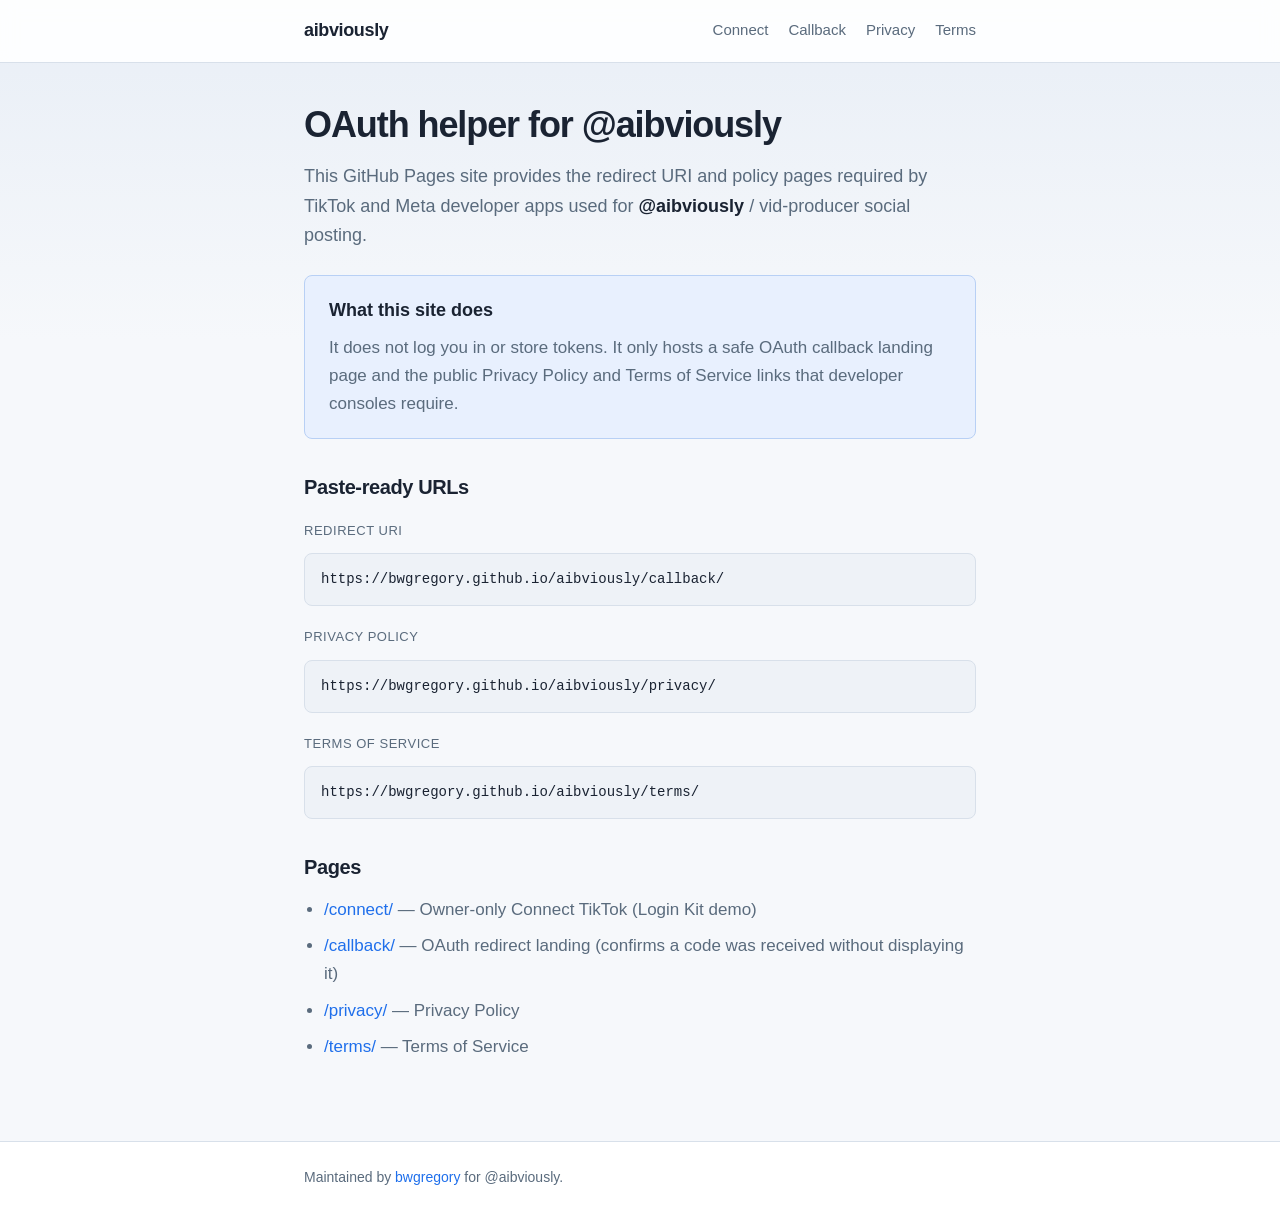
<file: index.html>
<!DOCTYPE html>
<html lang="en">
<head>
  <meta charset="utf-8">
  <meta name="viewport" content="width=device-width, initial-scale=1">
  <title>aibviously — OAuth helper</title>
  <meta name="description" content="OAuth redirect and policy pages for @aibviously / TikTok and Meta developer apps.">
  <meta name="tiktok-developers-site-verification" content="p75dbw33ALm0yWHKEszFPL7tuktG5Nme" />
  <link rel="stylesheet" href="styles.css">
</head>
<body>
  <header class="site-header">
    <div class="site-header__inner">
      <a class="brand" href="./">aibviously</a>
      <nav class="nav" aria-label="Primary">
        <a href="./connect/">Connect</a>
        <a href="./callback/">Callback</a>
        <a href="./privacy/">Privacy</a>
        <a href="./terms/">Terms</a>
      </nav>
    </div>
  </header>

  <main class="main">
    <h1>OAuth helper for @aibviously</h1>
    <p class="lead">
      This GitHub Pages site provides the redirect URI and policy pages required by
      TikTok and Meta developer apps used for <strong>@aibviously</strong> /
      vid-producer social posting.
    </p>

    <div class="card card--info">
      <p class="status-title">What this site does</p>
      <p style="margin:0">
        It does not log you in or store tokens. It only hosts a safe OAuth callback
        landing page and the public Privacy Policy and Terms of Service links that
        developer consoles require.
      </p>
    </div>

    <h2>Paste-ready URLs</h2>
    <ul class="url-list">
      <li>
        <span class="label">Redirect URI</span>
        <div class="code-block">https://bwgregory.github.io/aibviously/callback/</div>
      </li>
      <li>
        <span class="label">Privacy Policy</span>
        <div class="code-block">https://bwgregory.github.io/aibviously/privacy/</div>
      </li>
      <li>
        <span class="label">Terms of Service</span>
        <div class="code-block">https://bwgregory.github.io/aibviously/terms/</div>
      </li>
    </ul>

    <h2>Pages</h2>
    <ul>
      <li><a href="./connect/">/connect/</a> — Owner-only Connect TikTok (Login Kit demo)</li>
      <li><a href="./callback/">/callback/</a> — OAuth redirect landing (confirms a code was received without displaying it)</li>
      <li><a href="./privacy/">/privacy/</a> — Privacy Policy</li>
      <li><a href="./terms/">/terms/</a> — Terms of Service</li>
    </ul>
  </main>

  <footer class="site-footer">
    <div class="site-footer__inner">
      <p>Maintained by <a href="mailto:bwgregory@gmail.com">bwgregory</a> for @aibviously.</p>
    </div>
  </footer>
</body>
</html>
</file>
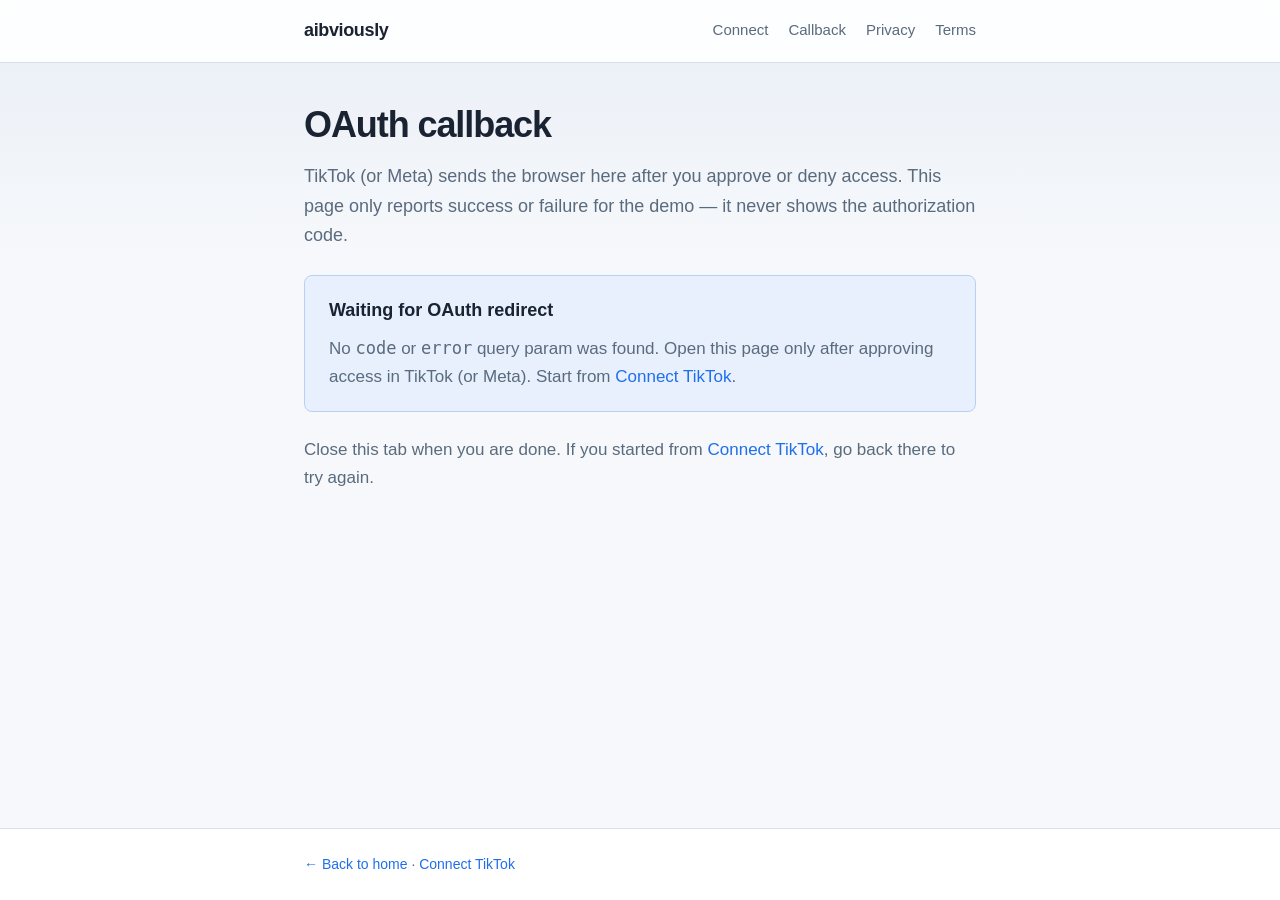
<file: callback/index.html>
<!DOCTYPE html>
<html lang="en">
<head>
  <meta charset="utf-8">
  <meta name="viewport" content="width=device-width, initial-scale=1">
  <title>OAuth callback — aibviously</title>
  <meta name="description" content="OAuth redirect landing for @aibviously. Confirms authorization without exposing the code.">
  <meta name="robots" content="noindex, nofollow">
  <link rel="stylesheet" href="../styles.css">
</head>
<body>
  <header class="site-header">
    <div class="site-header__inner">
      <a class="brand" href="../">aibviously</a>
      <nav class="nav" aria-label="Primary">
        <a href="../connect/">Connect</a>
        <a href="./">Callback</a>
        <a href="../privacy/">Privacy</a>
        <a href="../terms/">Terms</a>
      </nav>
    </div>
  </header>

  <main class="main">
    <h1>OAuth callback</h1>
    <p class="lead">
      TikTok (or Meta) sends the browser here after you approve or deny access.
      This page only reports success or failure for the demo — it never shows the
      authorization code.
    </p>

    <div id="status" class="card card--info" role="status" aria-live="polite">
      <p class="status-title">Checking redirect…</p>
      <p style="margin:0">Looking for an authorization response in the URL.</p>
    </div>

    <p>
      Close this tab when you are done. If you started from
      <a href="../connect/">Connect TikTok</a>, go back there to try again.
    </p>
  </main>

  <footer class="site-footer">
    <div class="site-footer__inner">
      <p><a href="../">← Back to home</a> · <a href="../connect/">Connect TikTok</a></p>
    </div>
  </footer>

  <script>
    (function () {
      var statusEl = document.getElementById("status");
      var params = new URLSearchParams(window.location.search);
      var hasCode = params.has("code") && String(params.get("code") || "").length > 0;
      var hasError = params.has("error");
      var errorDesc = params.get("error_description") || params.get("error") || "";

      // Intentionally do not read, stringify, or log the code value.
      if (hasCode) {
        statusEl.className = "card card--success";
        statusEl.innerHTML =
          '<p class="status-title status-title--success">Connected successfully</p>' +
          "<p style=\"margin:0\">TikTok returned an authorization code. For this " +
          "API-only demo that means the owner approve step worked. The code itself " +
          "is not displayed here — your server exchanges it for tokens offline.</p>";
        return;
      }

      if (hasError) {
        var safeDesc = String(errorDesc).slice(0, 200).replace(/[<>&]/g, "");
        statusEl.className = "card card--error";
        statusEl.innerHTML =
          '<p class="status-title status-title--error">Connection failed</p>' +
          "<p style=\"margin:0\">TikTok did not complete authorization" +
          (safeDesc ? " (" + safeDesc + ")" : "") +
          ". You can close this window and try again from Connect TikTok.</p>";
        return;
      }

      statusEl.className = "card card--info";
      statusEl.innerHTML =
        '<p class="status-title">Waiting for OAuth redirect</p>' +
        "<p style=\"margin:0\">No <code>code</code> or <code>error</code> query param " +
        "was found. Open this page only after approving access in TikTok " +
        "(or Meta). Start from <a href=\"../connect/\">Connect TikTok</a>.</p>";
    })();
  </script>
</body>
</html>
</file>
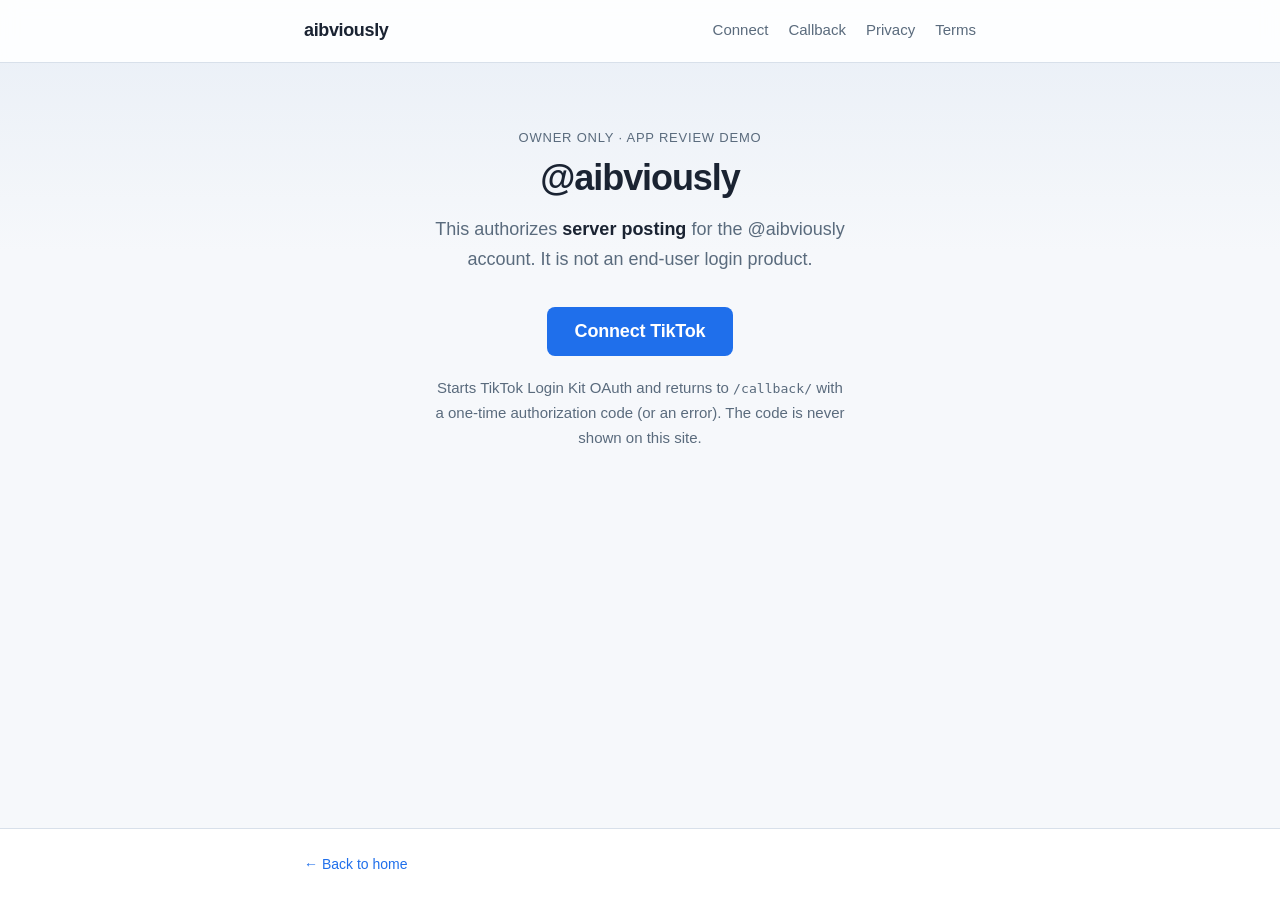
<file: connect/index.html>
<!DOCTYPE html>
<html lang="en">
<head>
  <meta charset="utf-8">
  <meta name="viewport" content="width=device-width, initial-scale=1">
  <title>Connect TikTok — aibviously</title>
  <meta name="description" content="Owner-only TikTok Login Kit connect for @aibviously server posting (app review demo).">
  <meta name="robots" content="noindex, nofollow">
  <link rel="stylesheet" href="../styles.css">
</head>
<body>
  <header class="site-header">
    <div class="site-header__inner">
      <a class="brand" href="../">aibviously</a>
      <nav class="nav" aria-label="Primary">
        <a href="./">Connect</a>
        <a href="../callback/">Callback</a>
        <a href="../privacy/">Privacy</a>
        <a href="../terms/">Terms</a>
      </nav>
    </div>
  </header>

  <main class="main main--connect">
    <p class="eyebrow">Owner only · app review demo</p>
    <h1>@aibviously</h1>
    <p class="lead">
      This authorizes <strong>server posting</strong> for the @aibviously account.
      It is not an end-user login product.
    </p>

    <p class="connect-actions">
      <button type="button" id="connect-tiktok" class="btn btn--primary">
        Connect TikTok
      </button>
    </p>

    <p class="connect-note">
      Starts TikTok Login Kit OAuth and returns to
      <code>/callback/</code> with a one-time authorization code
      (or an error). The code is never shown on this site.
    </p>
  </main>

  <footer class="site-footer">
    <div class="site-footer__inner">
      <p><a href="../">← Back to home</a></p>
    </div>
  </footer>

  <script src="./connect.js"></script>
</body>
</html>
</file>
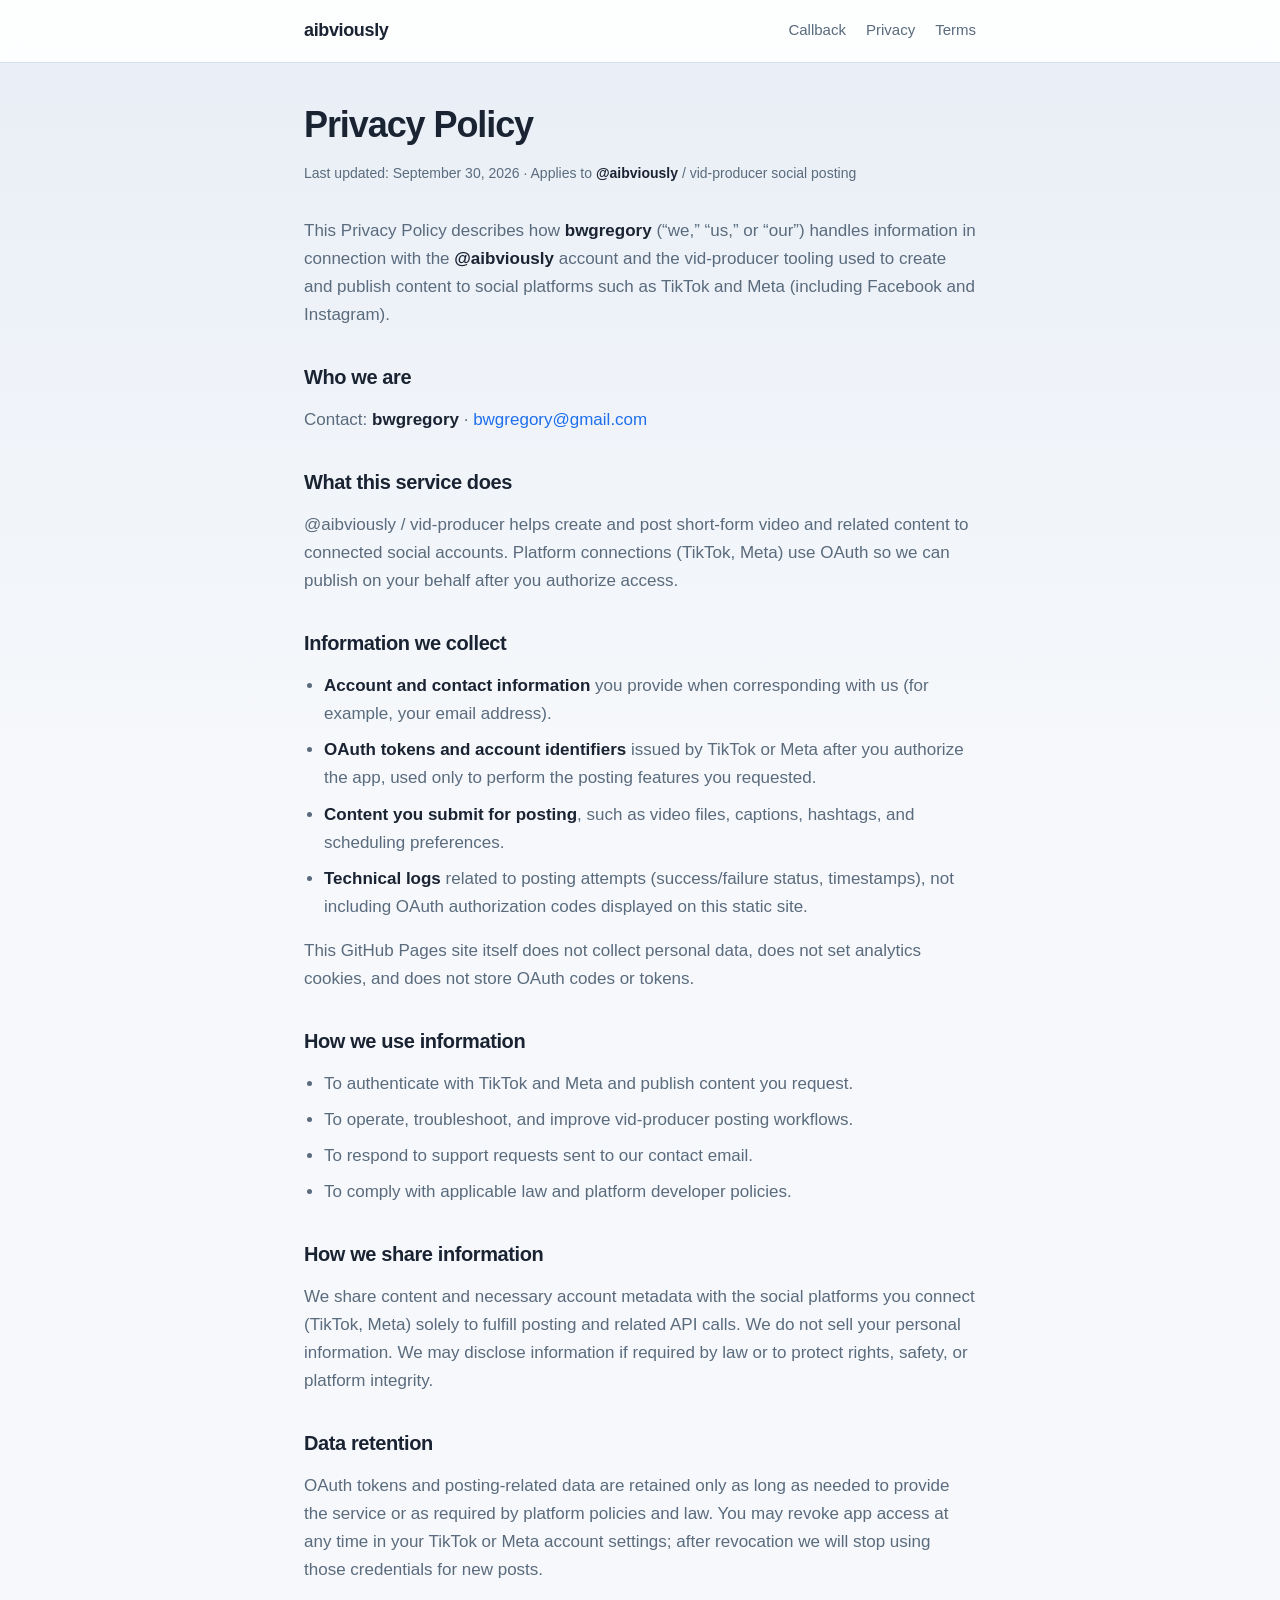
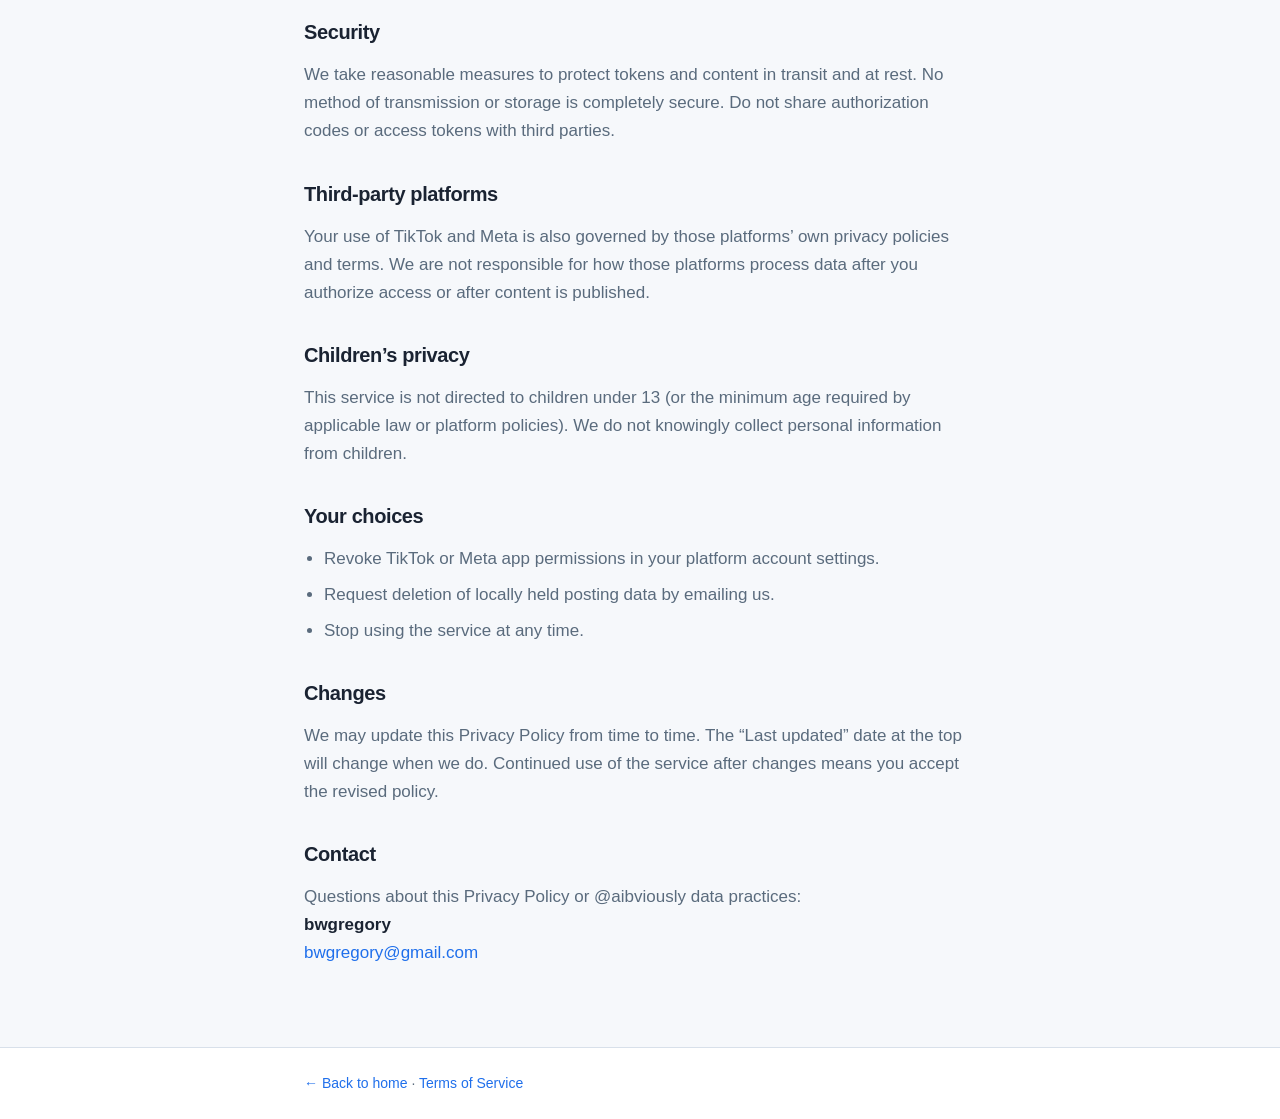
<file: privacy/index.html>
<!DOCTYPE html>
<html lang="en">
<head>
  <meta charset="utf-8">
  <meta name="viewport" content="width=device-width, initial-scale=1">
  <title>Privacy Policy — aibviously</title>
  <meta name="description" content="Privacy Policy for @aibviously / vid-producer social posting via TikTok and Meta.">
  <link rel="stylesheet" href="../styles.css">
</head>
<body>
  <header class="site-header">
    <div class="site-header__inner">
      <a class="brand" href="../">aibviously</a>
      <nav class="nav" aria-label="Primary">
        <a href="../callback/">Callback</a>
        <a href="./">Privacy</a>
        <a href="../terms/">Terms</a>
      </nav>
    </div>
  </header>

  <main class="main">
    <h1>Privacy Policy</h1>
    <p class="policy-meta">Last updated: September 30, 2026 · Applies to <strong>@aibviously</strong> / vid-producer social posting</p>

    <p>
      This Privacy Policy describes how <strong>bwgregory</strong> (“we,” “us,” or “our”)
      handles information in connection with the <strong>@aibviously</strong> account and
      the vid-producer tooling used to create and publish content to social platforms
      such as TikTok and Meta (including Facebook and Instagram).
    </p>

    <h2>Who we are</h2>
    <p>
      Contact: <strong>bwgregory</strong> ·
      <a href="mailto:bwgregory@gmail.com">bwgregory@gmail.com</a>
    </p>

    <h2>What this service does</h2>
    <p>
      @aibviously / vid-producer helps create and post short-form video and related
      content to connected social accounts. Platform connections (TikTok, Meta) use
      OAuth so we can publish on your behalf after you authorize access.
    </p>

    <h2>Information we collect</h2>
    <ul>
      <li><strong>Account and contact information</strong> you provide when corresponding with us (for example, your email address).</li>
      <li><strong>OAuth tokens and account identifiers</strong> issued by TikTok or Meta after you authorize the app, used only to perform the posting features you requested.</li>
      <li><strong>Content you submit for posting</strong>, such as video files, captions, hashtags, and scheduling preferences.</li>
      <li><strong>Technical logs</strong> related to posting attempts (success/failure status, timestamps), not including OAuth authorization codes displayed on this static site.</li>
    </ul>
    <p>
      This GitHub Pages site itself does not collect personal data, does not set
      analytics cookies, and does not store OAuth codes or tokens.
    </p>

    <h2>How we use information</h2>
    <ul>
      <li>To authenticate with TikTok and Meta and publish content you request.</li>
      <li>To operate, troubleshoot, and improve vid-producer posting workflows.</li>
      <li>To respond to support requests sent to our contact email.</li>
      <li>To comply with applicable law and platform developer policies.</li>
    </ul>

    <h2>How we share information</h2>
    <p>
      We share content and necessary account metadata with the social platforms you
      connect (TikTok, Meta) solely to fulfill posting and related API calls.
      We do not sell your personal information. We may disclose information if
      required by law or to protect rights, safety, or platform integrity.
    </p>

    <h2>Data retention</h2>
    <p>
      OAuth tokens and posting-related data are retained only as long as needed to
      provide the service or as required by platform policies and law. You may
      revoke app access at any time in your TikTok or Meta account settings; after
      revocation we will stop using those credentials for new posts.
    </p>

    <h2>Security</h2>
    <p>
      We take reasonable measures to protect tokens and content in transit and at
      rest. No method of transmission or storage is completely secure. Do not share
      authorization codes or access tokens with third parties.
    </p>

    <h2>Third-party platforms</h2>
    <p>
      Your use of TikTok and Meta is also governed by those platforms’ own privacy
      policies and terms. We are not responsible for how those platforms process
      data after you authorize access or after content is published.
    </p>

    <h2>Children’s privacy</h2>
    <p>
      This service is not directed to children under 13 (or the minimum age required
      by applicable law or platform policies). We do not knowingly collect personal
      information from children.
    </p>

    <h2>Your choices</h2>
    <ul>
      <li>Revoke TikTok or Meta app permissions in your platform account settings.</li>
      <li>Request deletion of locally held posting data by emailing us.</li>
      <li>Stop using the service at any time.</li>
    </ul>

    <h2>Changes</h2>
    <p>
      We may update this Privacy Policy from time to time. The “Last updated” date
      at the top will change when we do. Continued use of the service after changes
      means you accept the revised policy.
    </p>

    <h2>Contact</h2>
    <p>
      Questions about this Privacy Policy or @aibviously data practices:<br>
      <strong>bwgregory</strong><br>
      <a href="mailto:bwgregory@gmail.com">bwgregory@gmail.com</a>
    </p>
  </main>

  <footer class="site-footer">
    <div class="site-footer__inner">
      <p><a href="../">← Back to home</a> · <a href="../terms/">Terms of Service</a></p>
    </div>
  </footer>
</body>
</html>
</file>
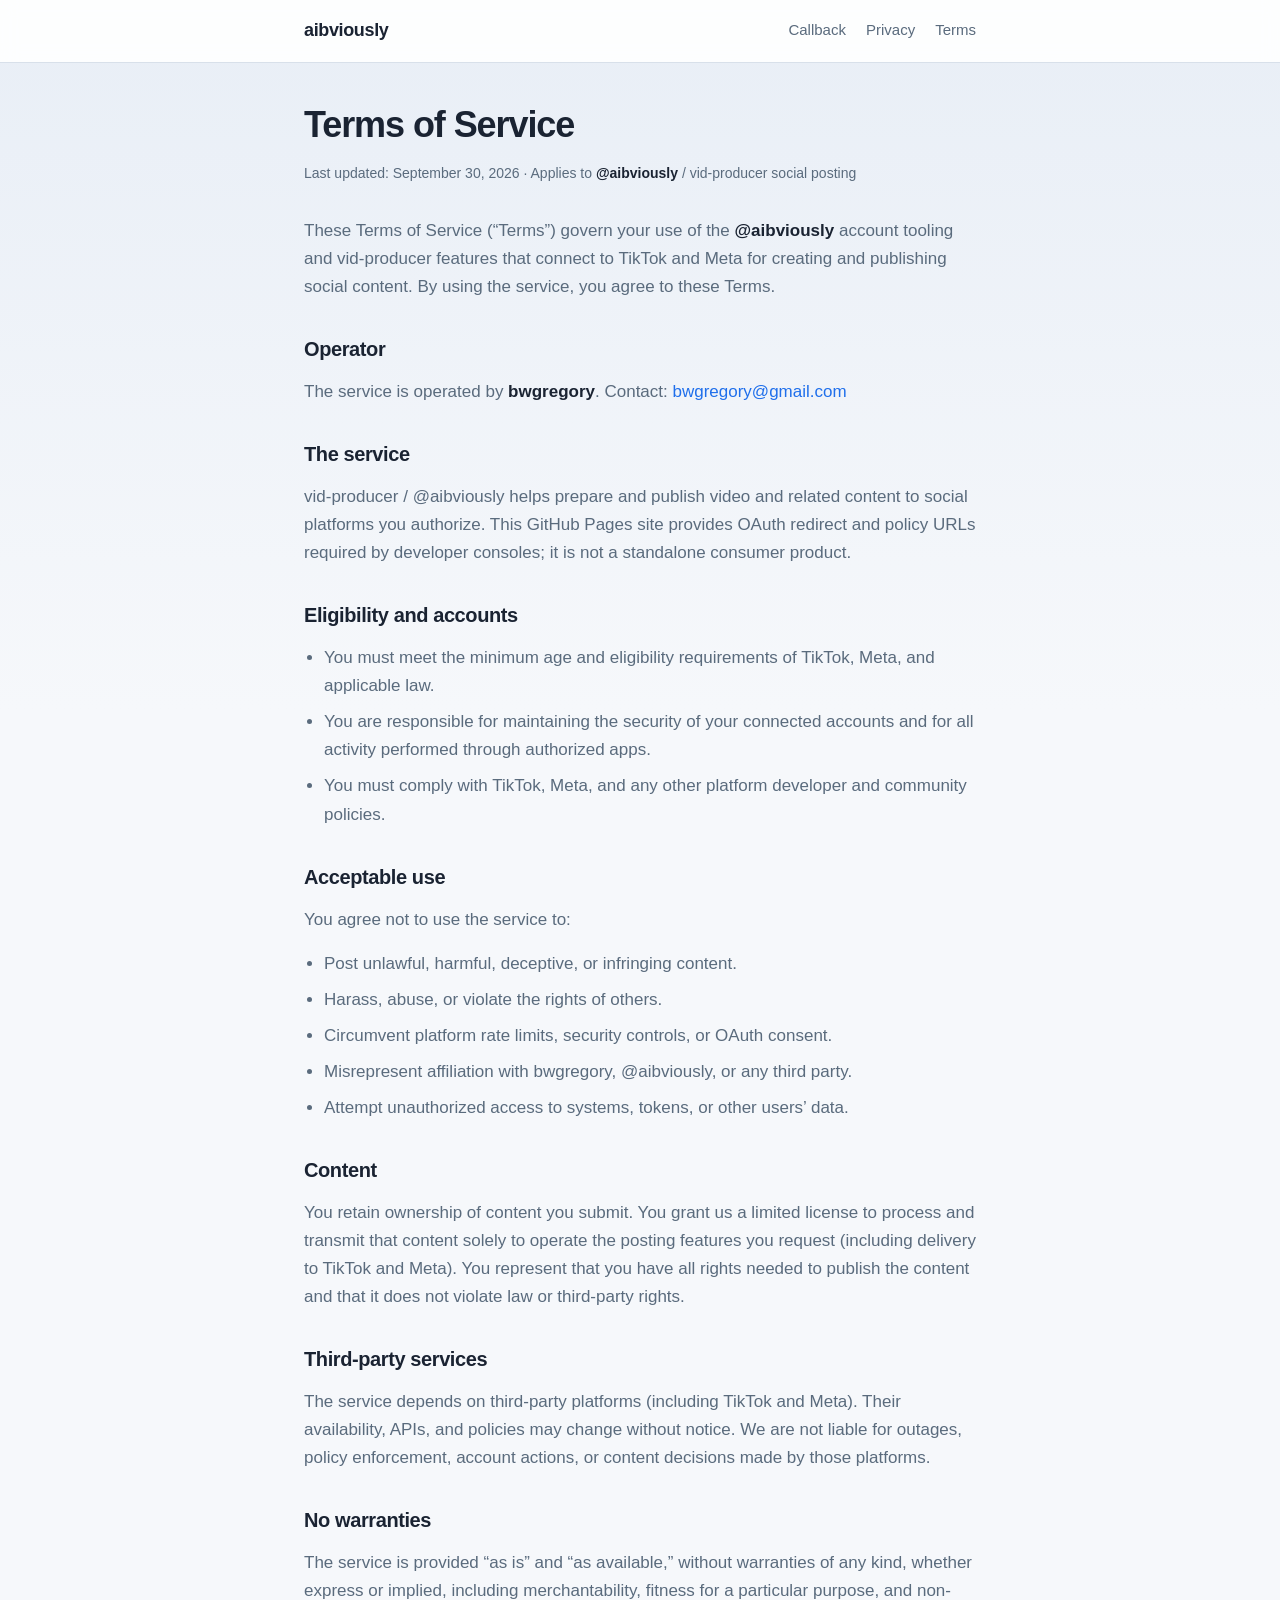
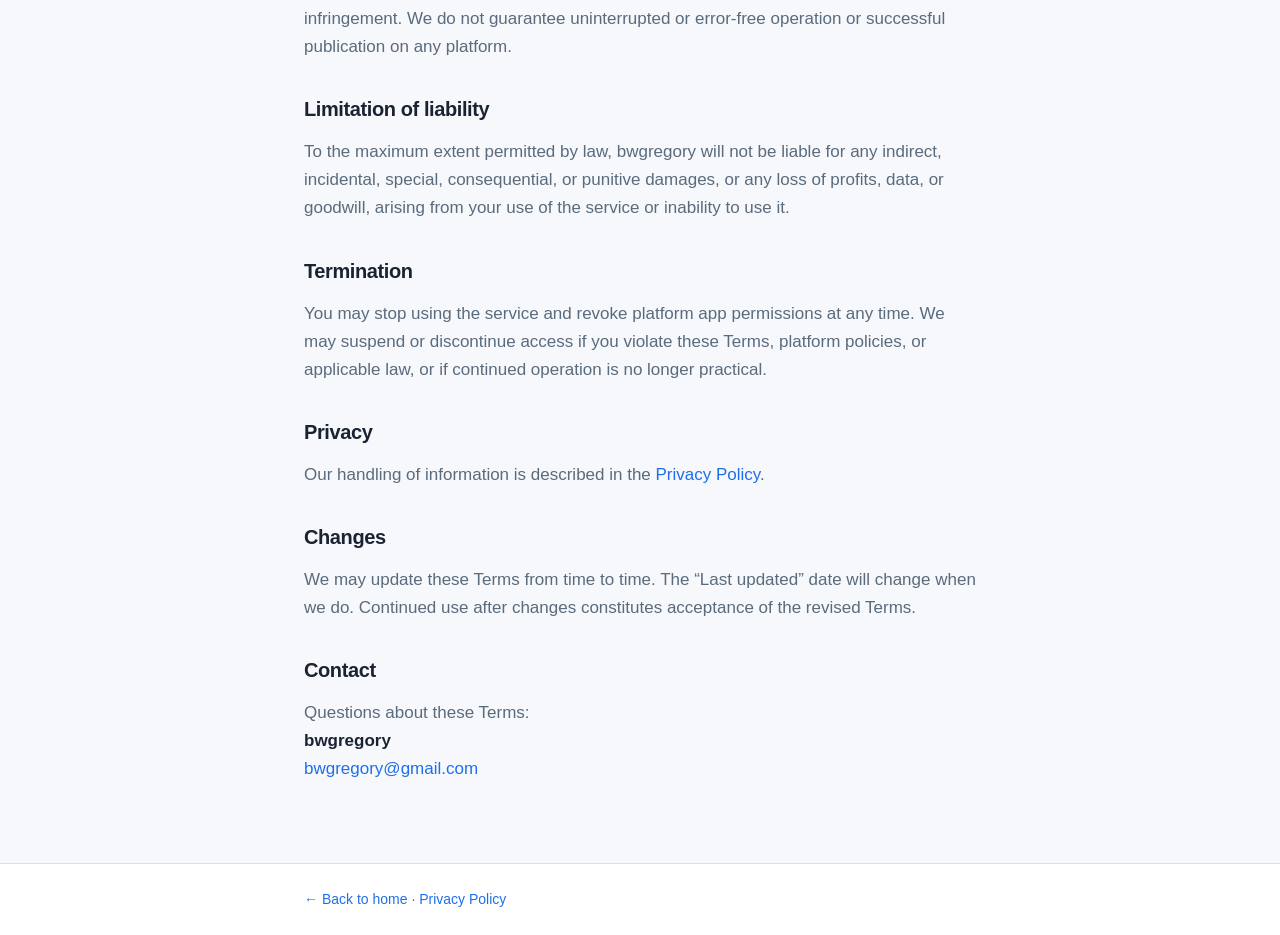
<file: terms/index.html>
<!DOCTYPE html>
<html lang="en">
<head>
  <meta charset="utf-8">
  <meta name="viewport" content="width=device-width, initial-scale=1">
  <title>Terms of Service — aibviously</title>
  <meta name="description" content="Terms of Service for @aibviously / vid-producer social posting via TikTok and Meta.">
  <link rel="stylesheet" href="../styles.css">
</head>
<body>
  <header class="site-header">
    <div class="site-header__inner">
      <a class="brand" href="../">aibviously</a>
      <nav class="nav" aria-label="Primary">
        <a href="../callback/">Callback</a>
        <a href="../privacy/">Privacy</a>
        <a href="./">Terms</a>
      </nav>
    </div>
  </header>

  <main class="main">
    <h1>Terms of Service</h1>
    <p class="policy-meta">Last updated: September 30, 2026 · Applies to <strong>@aibviously</strong> / vid-producer social posting</p>

    <p>
      These Terms of Service (“Terms”) govern your use of the <strong>@aibviously</strong>
      account tooling and vid-producer features that connect to TikTok and Meta for
      creating and publishing social content. By using the service, you agree to
      these Terms.
    </p>

    <h2>Operator</h2>
    <p>
      The service is operated by <strong>bwgregory</strong>.
      Contact: <a href="mailto:bwgregory@gmail.com">bwgregory@gmail.com</a>
    </p>

    <h2>The service</h2>
    <p>
      vid-producer / @aibviously helps prepare and publish video and related content
      to social platforms you authorize. This GitHub Pages site provides OAuth
      redirect and policy URLs required by developer consoles; it is not a
      standalone consumer product.
    </p>

    <h2>Eligibility and accounts</h2>
    <ul>
      <li>You must meet the minimum age and eligibility requirements of TikTok, Meta, and applicable law.</li>
      <li>You are responsible for maintaining the security of your connected accounts and for all activity performed through authorized apps.</li>
      <li>You must comply with TikTok, Meta, and any other platform developer and community policies.</li>
    </ul>

    <h2>Acceptable use</h2>
    <p>You agree not to use the service to:</p>
    <ul>
      <li>Post unlawful, harmful, deceptive, or infringing content.</li>
      <li>Harass, abuse, or violate the rights of others.</li>
      <li>Circumvent platform rate limits, security controls, or OAuth consent.</li>
      <li>Misrepresent affiliation with bwgregory, @aibviously, or any third party.</li>
      <li>Attempt unauthorized access to systems, tokens, or other users’ data.</li>
    </ul>

    <h2>Content</h2>
    <p>
      You retain ownership of content you submit. You grant us a limited license to
      process and transmit that content solely to operate the posting features you
      request (including delivery to TikTok and Meta). You represent that you have
      all rights needed to publish the content and that it does not violate law or
      third-party rights.
    </p>

    <h2>Third-party services</h2>
    <p>
      The service depends on third-party platforms (including TikTok and Meta).
      Their availability, APIs, and policies may change without notice. We are not
      liable for outages, policy enforcement, account actions, or content decisions
      made by those platforms.
    </p>

    <h2>No warranties</h2>
    <p>
      The service is provided “as is” and “as available,” without warranties of any
      kind, whether express or implied, including merchantability, fitness for a
      particular purpose, and non-infringement. We do not guarantee uninterrupted
      or error-free operation or successful publication on any platform.
    </p>

    <h2>Limitation of liability</h2>
    <p>
      To the maximum extent permitted by law, bwgregory will not be liable for any
      indirect, incidental, special, consequential, or punitive damages, or any loss
      of profits, data, or goodwill, arising from your use of the service or
      inability to use it.
    </p>

    <h2>Termination</h2>
    <p>
      You may stop using the service and revoke platform app permissions at any
      time. We may suspend or discontinue access if you violate these Terms,
      platform policies, or applicable law, or if continued operation is no longer
      practical.
    </p>

    <h2>Privacy</h2>
    <p>
      Our handling of information is described in the
      <a href="../privacy/">Privacy Policy</a>.
    </p>

    <h2>Changes</h2>
    <p>
      We may update these Terms from time to time. The “Last updated” date will
      change when we do. Continued use after changes constitutes acceptance of the
      revised Terms.
    </p>

    <h2>Contact</h2>
    <p>
      Questions about these Terms:<br>
      <strong>bwgregory</strong><br>
      <a href="mailto:bwgregory@gmail.com">bwgregory@gmail.com</a>
    </p>
  </main>

  <footer class="site-footer">
    <div class="site-footer__inner">
      <p><a href="../">← Back to home</a> · <a href="../privacy/">Privacy Policy</a></p>
    </div>
  </footer>
</body>
</html>
</file>
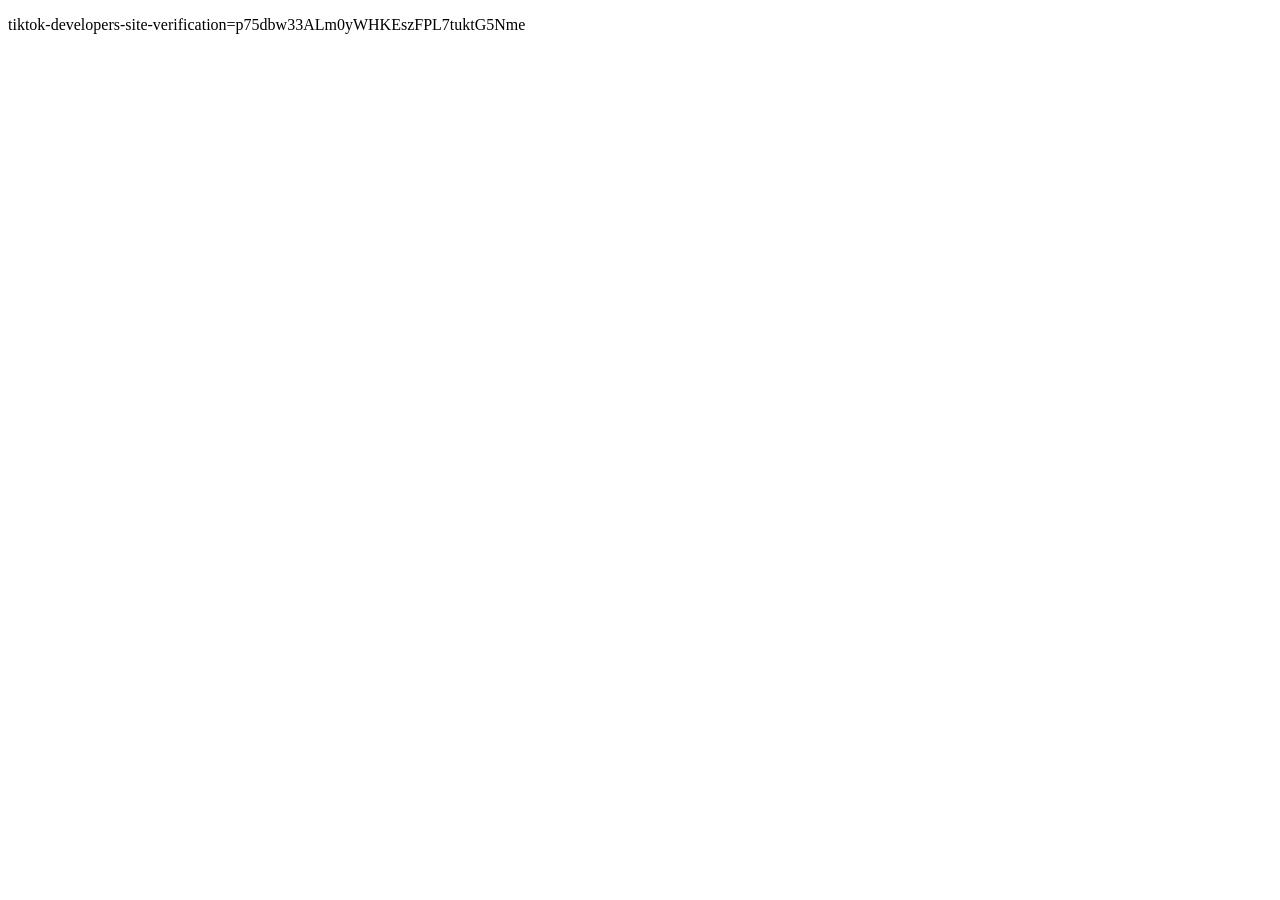
<file: tiktok-developers-site-verification.html>
<!DOCTYPE html>
<html lang="en">
<head>
  <meta charset="utf-8">
  <meta name="tiktok-developers-site-verification" content="p75dbw33ALm0yWHKEszFPL7tuktG5Nme" />
  <title>TikTok site verification — aibviously</title>
</head>
<body>
  <p>tiktok-developers-site-verification=p75dbw33ALm0yWHKEszFPL7tuktG5Nme</p>
</body>
</html>
</file>
<file: styles.css>
:root {
  --bg: #f6f8fb;
  --bg-elevated: #ffffff;
  --surface: #eef2f7;
  --text: #1a2332;
  --text-muted: #5a6b7d;
  --accent: #1f6feb;
  --accent-soft: #e8f0fe;
  --success: #1a7f4b;
  --success-soft: #e6f6ee;
  --error: #c62828;
  --error-soft: #fdecea;
  --border: #d8e0ea;
  --font-sans: "IBM Plex Sans", "Segoe UI", "Helvetica Neue", Helvetica, Arial, sans-serif;
  --max-width: 42rem;
  --radius: 0.5rem;
}

*,
*::before,
*::after {
  box-sizing: border-box;
}

html {
  scroll-behavior: smooth;
}

body {
  margin: 0;
  min-height: 100vh;
  display: flex;
  flex-direction: column;
  font-family: var(--font-sans);
  font-size: 1.0625rem;
  line-height: 1.65;
  color: var(--text);
  background:
    linear-gradient(180deg, #e8eef6 0%, var(--bg) 28%, var(--bg) 100%);
}

a {
  color: var(--accent);
  text-decoration: none;
}

a:hover {
  text-decoration: underline;
}

.site-header {
  border-bottom: 1px solid var(--border);
  background: rgba(255, 255, 255, 0.9);
  backdrop-filter: blur(8px);
  position: sticky;
  top: 0;
  z-index: 10;
}

.site-header__inner,
.site-footer__inner,
.main {
  width: min(100% - 2rem, var(--max-width));
  margin-inline: auto;
}

.site-header__inner {
  display: flex;
  align-items: center;
  justify-content: space-between;
  gap: 1rem;
  padding: 1rem 0;
}

.brand {
  font-weight: 700;
  font-size: 1.125rem;
  letter-spacing: -0.02em;
  color: var(--text);
  text-decoration: none;
}

.brand:hover {
  text-decoration: none;
  color: var(--accent);
}

.nav {
  display: flex;
  gap: 1.25rem;
  flex-wrap: wrap;
}

.nav a {
  color: var(--text-muted);
  font-size: 0.9375rem;
}

.nav a:hover {
  color: var(--text);
  text-decoration: none;
}

.main {
  padding: 2.5rem 0 4rem;
  flex: 1;
}

h1 {
  font-size: clamp(1.75rem, 4vw, 2.25rem);
  font-weight: 700;
  letter-spacing: -0.03em;
  line-height: 1.2;
  margin: 0 0 1rem;
}

h2 {
  font-size: 1.25rem;
  font-weight: 600;
  letter-spacing: -0.02em;
  margin: 2rem 0 0.75rem;
}

p {
  margin: 0 0 1rem;
  color: var(--text-muted);
}

p strong,
li strong {
  color: var(--text);
  font-weight: 600;
}

.lead {
  font-size: 1.125rem;
  color: var(--text-muted);
  margin-bottom: 1.5rem;
}

ul {
  margin: 0 0 1rem;
  padding-left: 1.25rem;
  color: var(--text-muted);
}

li {
  margin-bottom: 0.5rem;
}

.card {
  background: var(--bg-elevated);
  border: 1px solid var(--border);
  border-radius: var(--radius);
  padding: 1.25rem 1.5rem;
  margin: 1.5rem 0;
}

.card--success {
  background: var(--success-soft);
  border-color: #a8d5bc;
}

.card--error {
  background: var(--error-soft);
  border-color: #f0b4b4;
}

.card--info {
  background: var(--accent-soft);
  border-color: #b8d0f5;
}

.status-title {
  font-weight: 600;
  color: var(--text);
  margin: 0 0 0.5rem;
  font-size: 1.125rem;
}

.status-title--success {
  color: var(--success);
}

.status-title--error {
  color: var(--error);
}

.code-block {
  font-family: "IBM Plex Mono", ui-monospace, "SF Mono", Menlo, Consolas, monospace;
  font-size: 0.875rem;
  background: var(--surface);
  border: 1px solid var(--border);
  border-radius: var(--radius);
  padding: 0.875rem 1rem;
  overflow-x: auto;
  color: var(--text);
  margin: 0.75rem 0 1.25rem;
  word-break: break-all;
}

.url-list {
  list-style: none;
  padding: 0;
  margin: 1rem 0 0;
}

.url-list li {
  margin-bottom: 1rem;
}

.url-list .label {
  display: block;
  font-size: 0.8125rem;
  text-transform: uppercase;
  letter-spacing: 0.04em;
  color: var(--text-muted);
  margin-bottom: 0.35rem;
}

.site-footer {
  border-top: 1px solid var(--border);
  padding: 1.5rem 0;
  background: var(--bg-elevated);
}

.site-footer p {
  margin: 0;
  font-size: 0.875rem;
}

.policy-meta {
  font-size: 0.875rem;
  color: var(--text-muted);
  margin-bottom: 2rem;
}

.eyebrow {
  margin: 0 0 0.5rem;
  font-size: 0.8125rem;
  text-transform: uppercase;
  letter-spacing: 0.06em;
  color: var(--text-muted);
}

.main--connect {
  text-align: center;
  padding-top: 4rem;
}

.main--connect .lead {
  max-width: 28rem;
  margin-left: auto;
  margin-right: auto;
}

.connect-actions {
  margin: 2rem 0 1.25rem;
}

.btn {
  display: inline-block;
  appearance: none;
  border: none;
  cursor: pointer;
  font-family: inherit;
  font-size: 1.125rem;
  font-weight: 600;
  letter-spacing: -0.01em;
  padding: 0.9rem 1.75rem;
  border-radius: var(--radius);
  text-decoration: none;
  transition: background 0.15s ease, transform 0.1s ease;
}

.btn--primary {
  color: #fff;
  background: var(--accent);
}

.btn--primary:hover {
  background: #1858c5;
  text-decoration: none;
}

.btn--primary:active {
  transform: translateY(1px);
}

.btn--primary:focus-visible {
  outline: 2px solid var(--accent);
  outline-offset: 3px;
}

.connect-note {
  max-width: 26rem;
  margin-inline: auto;
  font-size: 0.9375rem;
}

.connect-note code {
  font-family: "IBM Plex Mono", ui-monospace, "SF Mono", Menlo, Consolas, monospace;
  font-size: 0.875em;
}

@media (max-width: 520px) {
  .site-header__inner {
    flex-direction: column;
    align-items: flex-start;
  }

  .main--connect {
    padding-top: 2.5rem;
    text-align: left;
  }

  .main--connect .lead,
  .connect-note {
    margin-left: 0;
    margin-right: 0;
  }
}
</file>
